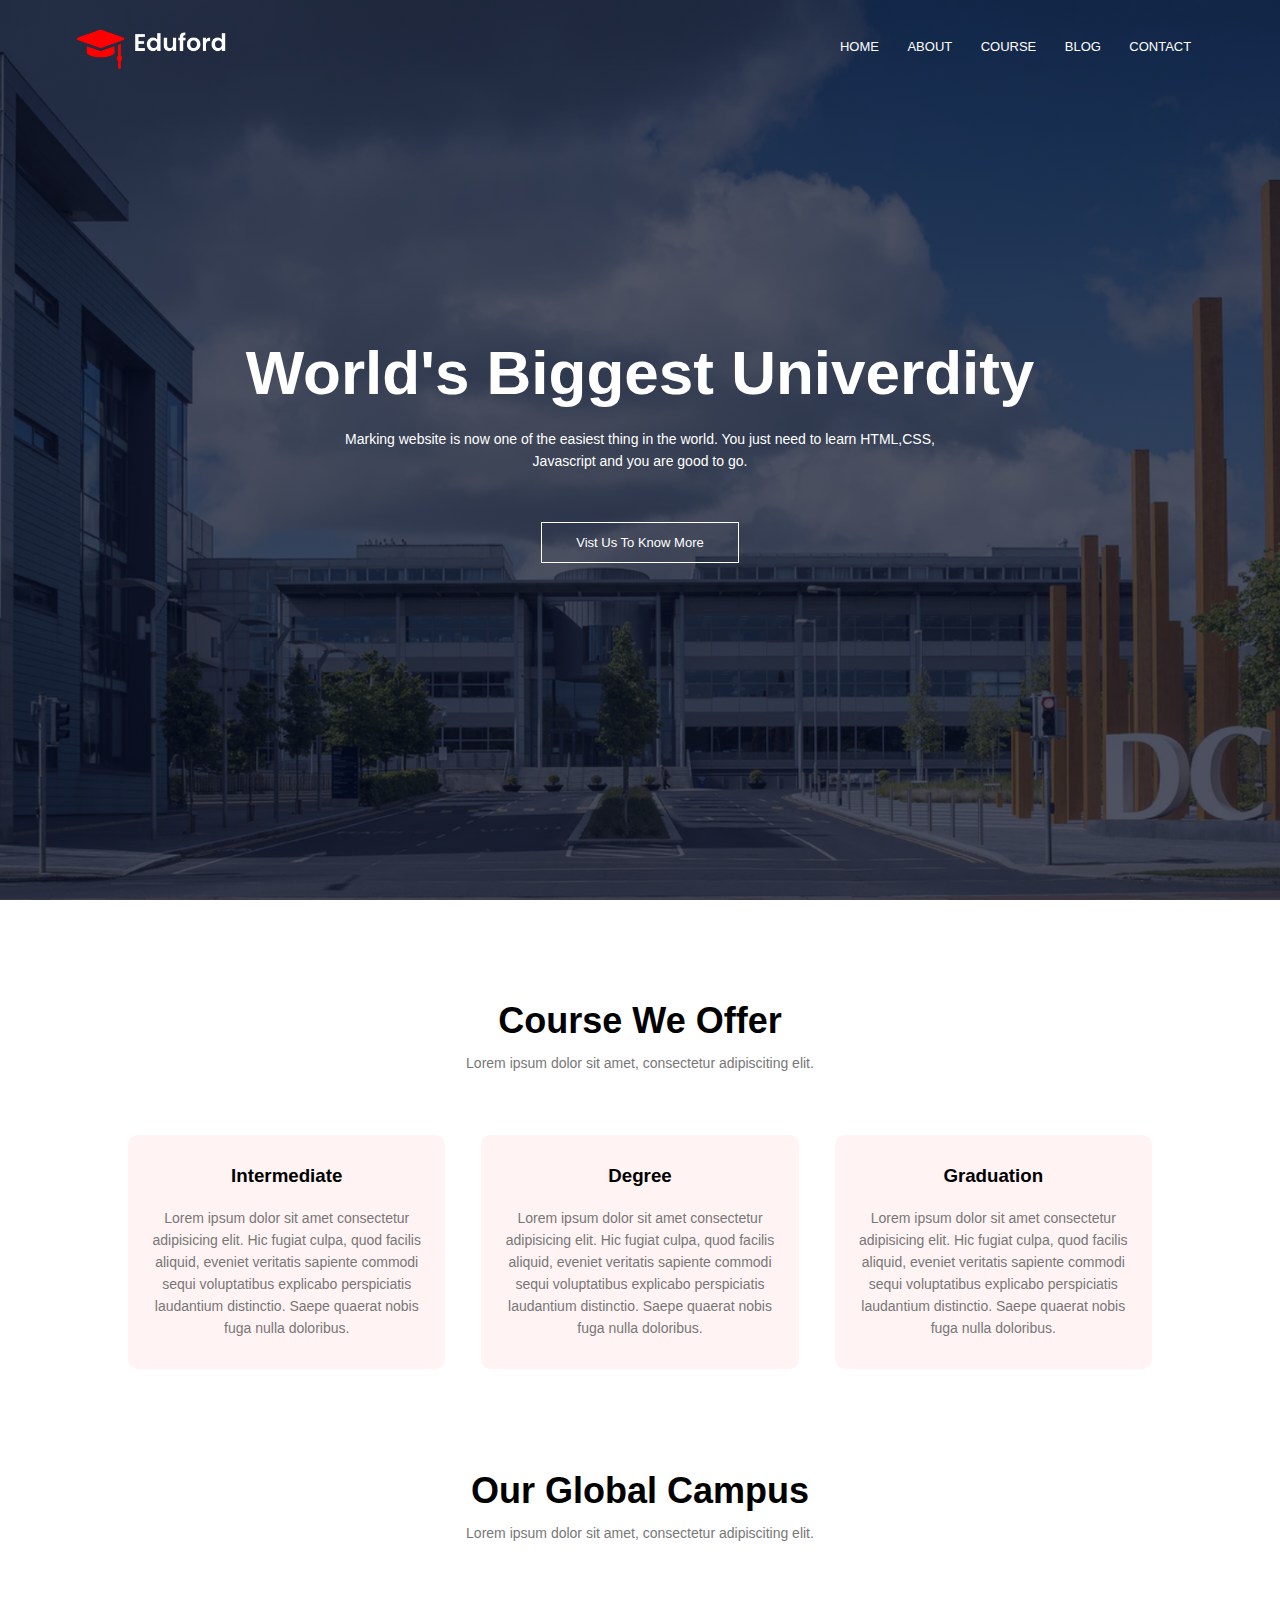
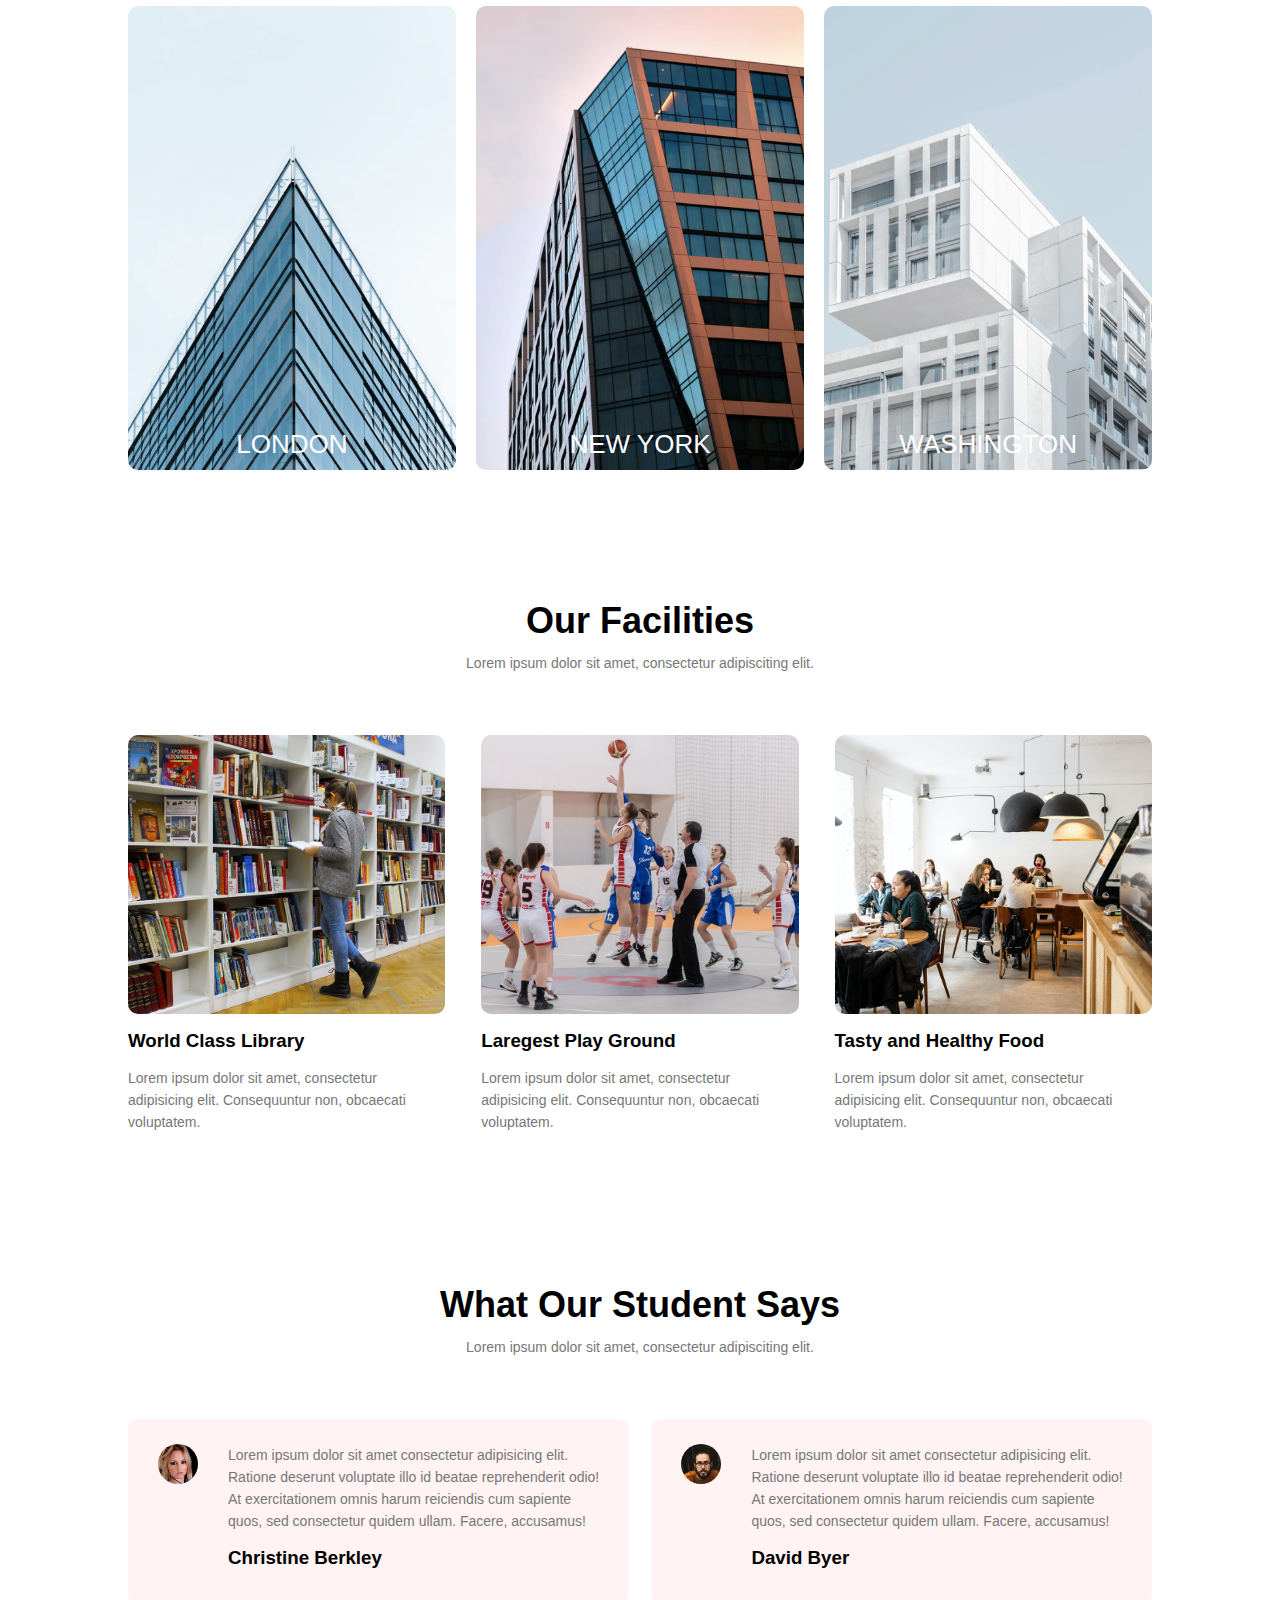
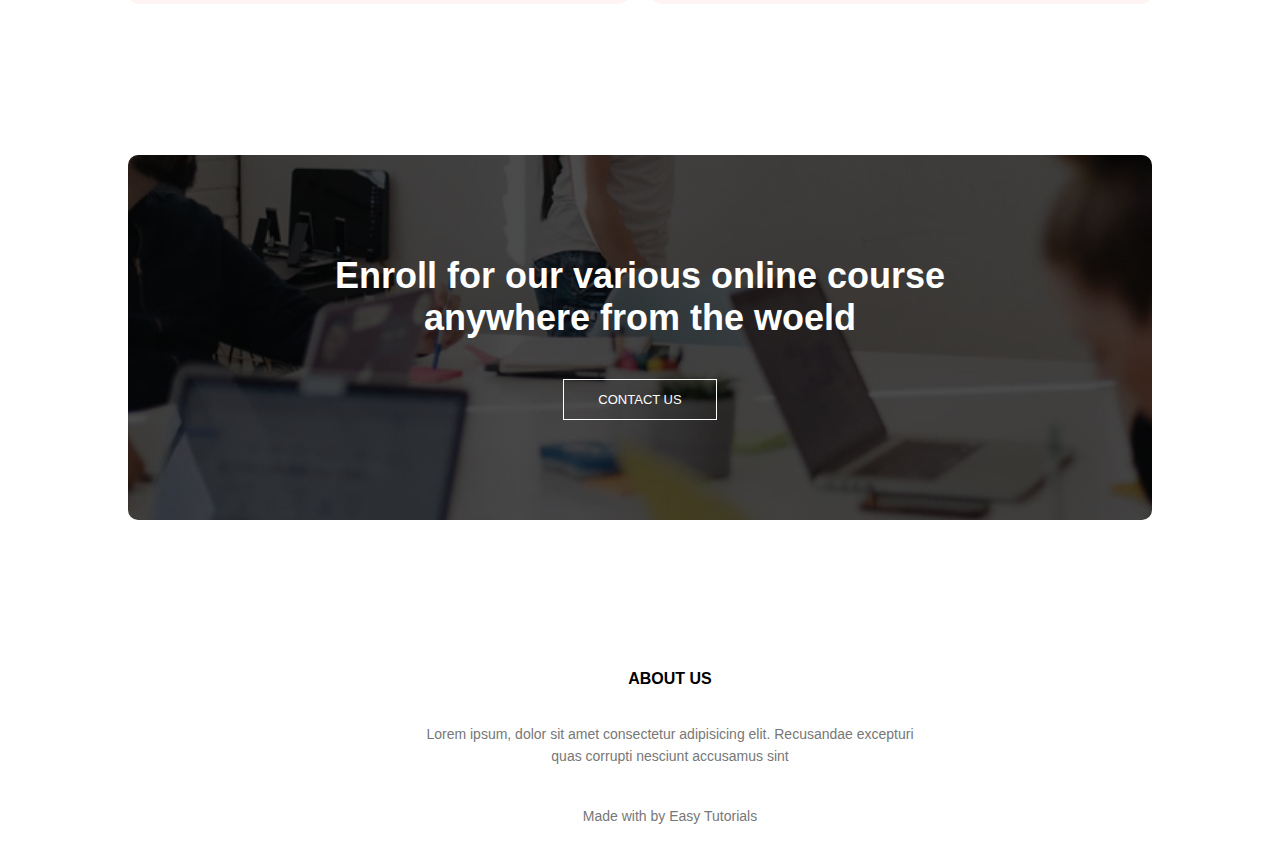
<file: Day 14/Example/index.html>
<html>

<head>
    <meta name="viewport" content="with=device-width, initial-scale =1.0">
    <title>University Website Design</title>
    <link rel="stylesheet" href="style.css">
    <link rel="preconnect" href="https://fonts.googleapis.com">
    <link rel="preconnect" href="https://fonts.gstatic.com" crossorigin>
    <link

      rel="stylesheet"

      href="https://cdnjs.cloudflare.com/ajax/libs/font-awesome/6.1.0/css/all.min.css"

      integrity="sha512-10/jx2EXwxxWqCLX/hHth/vu2KY3jCF70dCQB8TSgNjbCVAC/8vai53GfMDrO2Emgwccf2pJqxct9ehpzG+MTw=="

      crossorigin="anonymous"

      referrerpolicy="no-referrer"

    />
</head>
<body>
    <section class="header">
        <nav>
            <a href="index.html"><img src="eduford_img/logo.png"></a>
            <div class="nav-links" id="navLinks">
                <i class="fa fa-times" onclick="hideMenu()"></i>

                <ul>
                    <li><a href="">HOME</a></li>
                    <li><a href="">ABOUT</a></li>
                    <li><a href="">COURSE</a></li>
                    <li><a href="">BLOG</a></li>
                    <li><a href="">CONTACT</a></li>
                </ul>
            </div>
            <i class="fa fa-bars" onclick="showMenu()"></i>

        </nav>
        <div class="text-box">
            <h1>World's Biggest Univerdity</h1>
            <p>Marking website is now one of the easiest thing in the world. You just need to learn HTML,CSS,<br>Javascript and you are good to go.
            </p>
            <a href="" class="hero-btn">Vist Us To Know More</a>
        </div>
    </section>
<!----Course------>
<section class="course">
<h1>Course We Offer</h1>
<p>
    Lorem ipsum dolor sit amet, consectetur adipisciting elit.
</p>
<div class="row">
    <div class="course-col">
        <h3>Intermediate</h3>
        <p>Lorem ipsum dolor sit amet consectetur adipisicing elit. Hic fugiat culpa, quod facilis aliquid, eveniet veritatis sapiente commodi sequi voluptatibus explicabo perspiciatis laudantium distinctio. Saepe quaerat nobis fuga nulla doloribus.</p>
    </div>
    <div class="course-col">
        <h3>Degree</h3>
        <p>Lorem ipsum dolor sit amet consectetur adipisicing elit. Hic fugiat culpa, quod facilis aliquid, eveniet veritatis sapiente commodi sequi voluptatibus explicabo perspiciatis laudantium distinctio. Saepe quaerat nobis fuga nulla doloribus.</p>
    </div>
    <div class="course-col">
        <h3>Graduation</h3>
        <p>Lorem ipsum dolor sit amet consectetur adipisicing elit. Hic fugiat culpa, quod facilis aliquid, eveniet veritatis sapiente commodi sequi voluptatibus explicabo perspiciatis laudantium distinctio. Saepe quaerat nobis fuga nulla doloribus.</p>
    </div>
</div>
</section>

<!-----campuse----->
<section class="campus">
<h1>Our Global Campus</h1>
<p>
    Lorem ipsum dolor sit amet, consectetur adipisciting elit.
</p>
<div class ="row">
    <div class="campus-col">
        <img src="eduford_img/london.png">
        <div class="layer">
            <h3>LONDON</h3>
        </div>
    </div>
    <div class="campus-col">
        <img src="eduford_img/newyork.png">
        <div class="layer">
            <h3>NEW YORK</h3>
        </div>
    </div>
    <div class="campus-col">
        <img src="eduford_img/washington.png">
        <div class="layer">
            <h3>WASHINGTON</h3>
        </div>
    </div>
</div>
</section>

<!------facilities------->
<section class="facilities">
    <h1>Our Facilities</h1>
    <p>    Lorem ipsum dolor sit amet, consectetur adipisciting elit.
    </p>
    <div class="row">
        <div class="facilities-col">
            <img src="eduford_img/library.png">
            <h3>World Class Library</h3>
            <p>Lorem ipsum dolor sit amet, consectetur adipisicing elit. Consequuntur non, obcaecati voluptatem.</p>
        </div>
        <div class="facilities-col">
            <img src="eduford_img/basketball.png">
            <h3>Laregest Play Ground</h3>
            <p>Lorem ipsum dolor sit amet, consectetur adipisicing elit. Consequuntur non, obcaecati voluptatem.</p>
        </div>
        <div class="facilities-col">
            <img src="eduford_img/cafeteria.png">
            <h3>Tasty and Healthy Food</h3>
            <p>Lorem ipsum dolor sit amet, consectetur adipisicing elit. Consequuntur non, obcaecati voluptatem.</p>
        </div>
    </div>
</section>

<!---------testimonials-------->
<section class="testimonials">
    <h1>What Our Student Says</h1>
    <p>    Lorem ipsum dolor sit amet, consectetur adipisciting elit.
    </p>
    <div class="row">
        <div class="testimonial-col">
        <img src="eduford_img/user1.jpg">
        <div>
            <p>Lorem ipsum dolor sit amet consectetur adipisicing elit. Ratione deserunt voluptate illo id beatae reprehenderit odio! At exercitationem omnis harum reiciendis cum sapiente quos, sed consectetur quidem ullam. Facere, accusamus!</p>
            <h3>Christine Berkley</h3>
            <i class="fa fa-star"></i>
            <i class="fa fa-star"></i>
            <i class="fa fa-star"></i>
            <i class="fa fa-star"></i>
            <i class="fa fa-star-o"></i>


        </div>
    </div>
    <div class="testimonial-col">
        <img src="eduford_img/user2.jpg">
        <div>
            <p>Lorem ipsum dolor sit amet consectetur adipisicing elit. Ratione deserunt voluptate illo id beatae reprehenderit odio! At exercitationem omnis harum reiciendis cum sapiente quos, sed consectetur quidem ullam. Facere, accusamus!</p>
            <h3>David Byer</h3>
            <i class="fa fa-star"></i>
                <i class="fa fa-star"></i>
                <i class="fa fa-star"></i>
                <i class="fa fa-star"></i>
                <i class="fa fa-star--o"></i>

        </div>
        </div>
    </div>
</section>

<!-----Call to Action------->
<section class="cta">
    <h1>Enroll for our various online course<br>anywhere from the woeld</h1>
    <a href="" class="hero-btn">CONTACT US</a>
</section>
<!-----footer------->
<section class="footer">
    <h4>ABOUT US</h4>
    <p>Lorem ipsum, dolor sit amet consectetur adipisicing elit. Recusandae excepturi <br>quas corrupti nesciunt accusamus sint</p>
<div class="icons">
    <i class="fa fa-facebook"></i>
    <i class="fa fa-twitter"></i>
    <i class="fa fa-instagram"></i>
    <i class="fa fa-linkedin"></i>
</div>
<p>Made with <i class="fa fa-heart-o"></i> by Easy Tutorials
</p>
</section>
    <!--------JavaScript for toogle menu----------->
    <script>
        var navLinks = document.getElementById("navLinks");
        function showMenu(){
            navLinks.style.right = "0";
        }
        function hideMenu(){
            navLinks.style.right = "-200px"
        }
    </script>
</body>

</html>
</file>
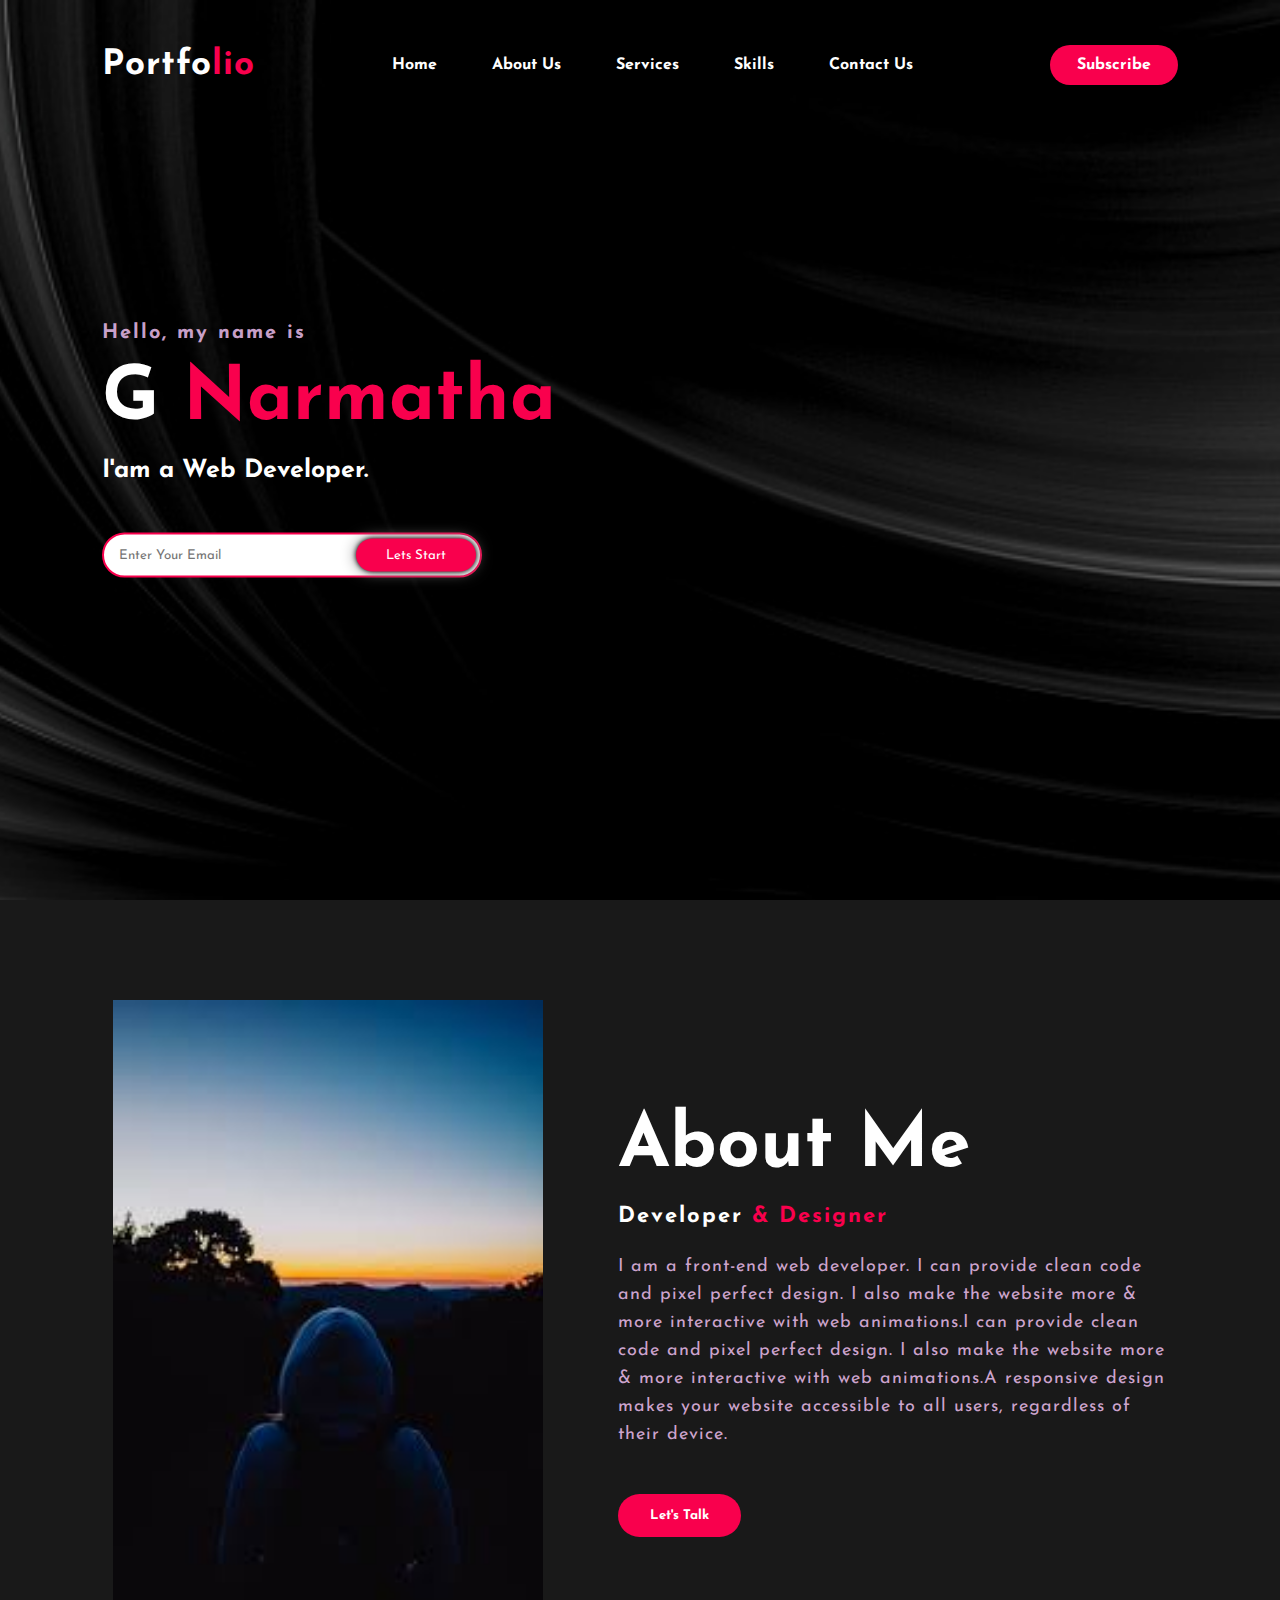
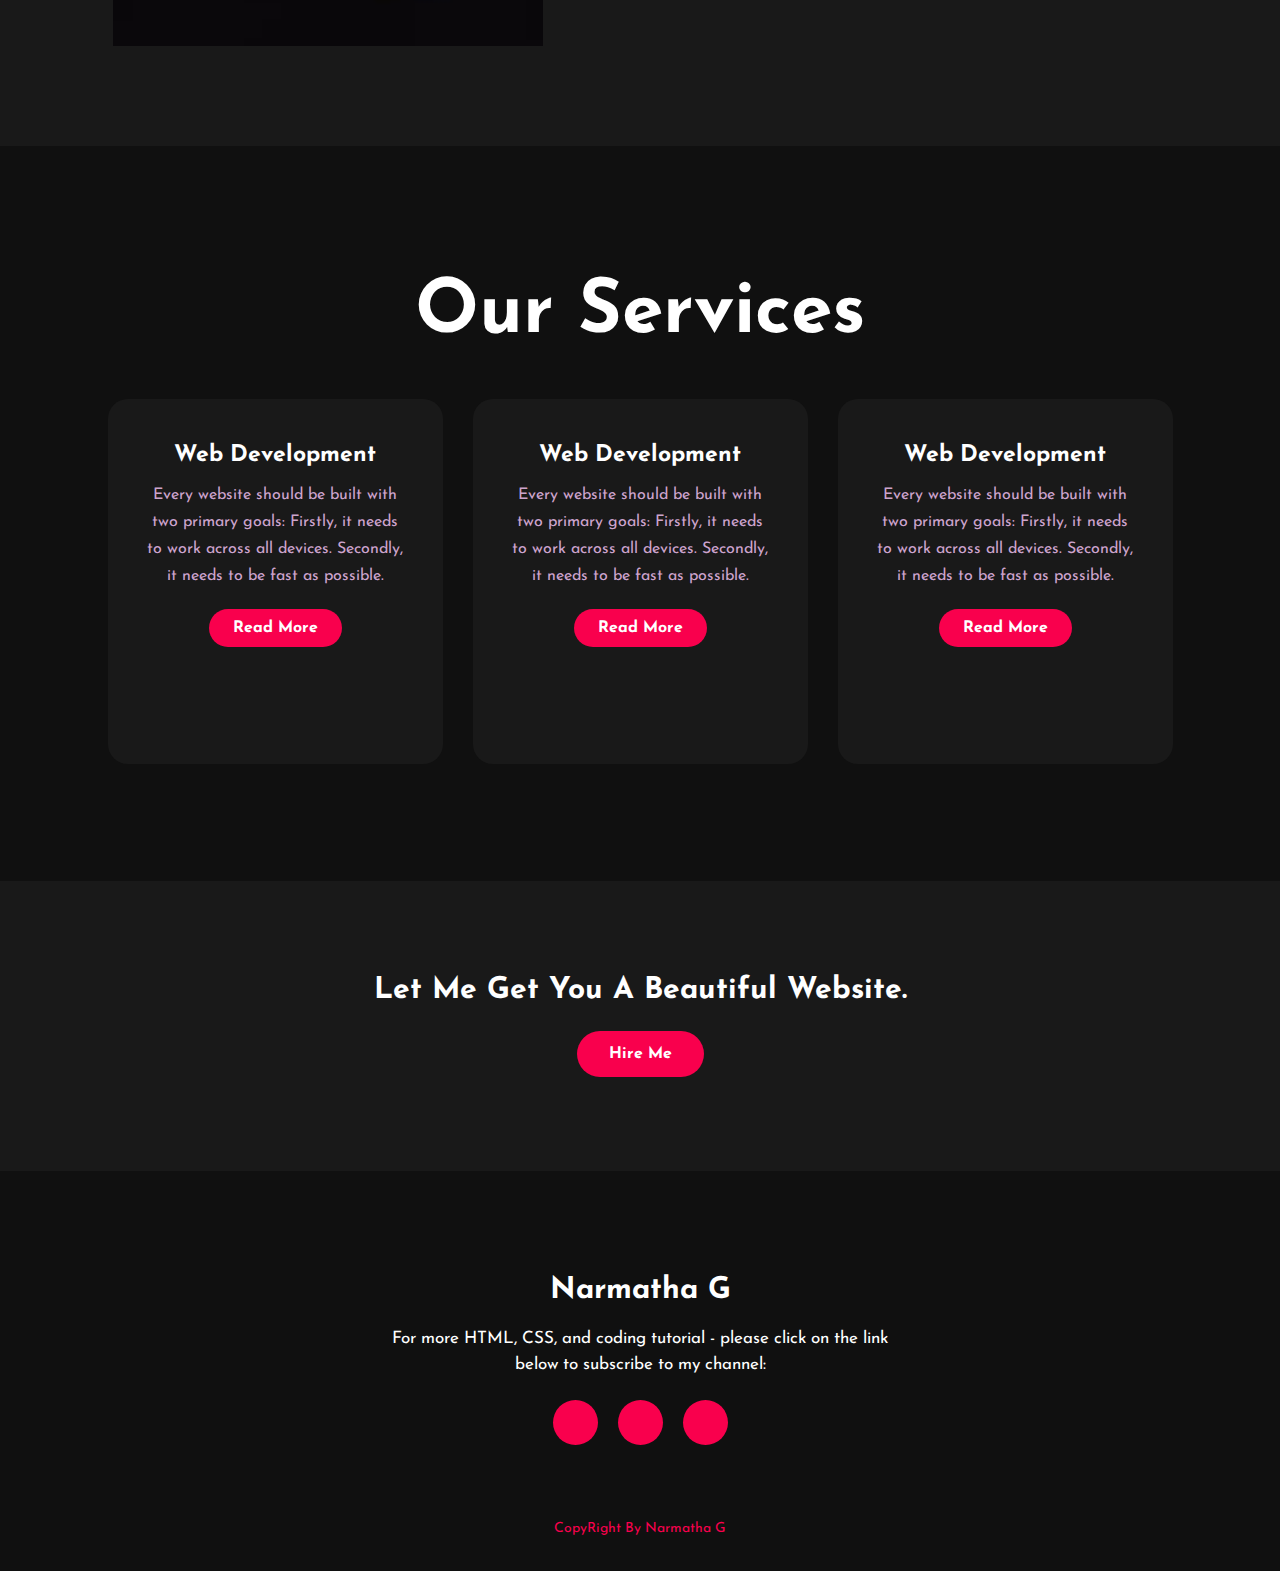
<file: Day 15/Example/index.html>
<!DOCTYPE html>
<html>
<head>
	<title>Portfolio website</title>
	<link rel="stylesheet" type="text/css" href="css/style.css">

	<link rel="preconnect" href="https://fonts.gstatic.com">
  <link href="https://fonts.googleapis.com/css2?family=Josefin+Sans:ital,wght@0,100;0,200;0,300;0,400;0,500;0,600;0,700;1,100;1,200;1,300;1,400;1,500;1,600;1,700&display=swap" rel="stylesheet">

  <link rel="stylesheet" href="https://cdnjs.cloudflare.com/ajax/libs/font-awesome/5.15.3/css/all.min.css" integrity="sha512-iBBXm8fW90+nuLcSKlbmrPcLa0OT92xO1BIsZ+ywDWZCvqsWgccV3gFoRBv0z+8dLJgyAHIhR35VZc2oM/gI1w==" crossorigin="anonymous" referrerpolicy="no-referrer" />

</head>
<body>
	<!----hero Section start---->

	<div class="hero">
		<nav>
			<h2 class="logo">Portfo<span>lio</span></h2>
			<ul>
				<li><a href="#">Home</a></li>
				<li><a href="#">About Us</a></li>
				<li><a href="#">Services</a></li>
				<li><a href="#">Skills</a></li>
				<li><a href="#">Contact Us</a></li>
			</ul>
			<a href="#" class="btn">Subscribe</a>
		</nav>

		<div class="content">
			<h4>Hello, my name is</h4>
			<h1>G <span>Narmatha</span></h1>
			<h3>I'am a Web Developer.</h3>
			<div class="newslatter">
				<form>
					<input type="email" name="email" id="mail" placeholder="Enter Your Email">
					<input type="submit" name="submit" value="Lets Start">
				</form>
			</div>
		</div>
	</div>

	<!----About section start---->
	<section class="about">
		<div class="main">
			<img src="img/main-img.jfif">
			<div class="about-text">
				<h2>About Me</h2>
				<h5>Developer <span>& Designer</span></h5>
				<p>I am a front-end web developer. I can provide clean code and pixel perfect design. I also make the website more & more interactive with web animations.I can provide clean code and pixel perfect design. I also make the website more & more interactive with web animations.A responsive design makes your website accessible to all users, regardless of their device.</p>
				<button type="button">Let's Talk</button>
			</div>
		</div>
	</section>

	<!-----service section start----------->
	<div class="service">
		<div class="title">
			<h2>Our Services</h2>
		</div>

		<div class="box">
			<div class="card">
				<i class="fas fa-bars"></i>
				<h5>Web Development</h5>
				<div class="pra">
					<p>Every website should be built with two primary goals: Firstly, it needs to work across all devices. Secondly, it needs to be fast as possible.</p>

					<p style="text-align: center;">
						<a class="button" href="#">Read More</a>
					</p>
				</div>
			</div>

			<div class="card">
				<i class="far fa-user"></i>
				<h5>Web Development</h5>
				<div class="pra">
					<p>Every website should be built with two primary goals: Firstly, it needs to work across all devices. Secondly, it needs to be fast as possible.</p>

					<p style="text-align: center;">
						<a class="button" href="#">Read More</a>
					</p>
				</div>
			</div>

			<div class="card">
				<i class="far fa-bell"></i>
				<h5>Web Development</h5>
				<div class="pra">
					<p>Every website should be built with two primary goals: Firstly, it needs to work across all devices. Secondly, it needs to be fast as possible.</p>

					<p style="text-align: center;">
						<a class="button" href="#">Read More</a>
					</p>
				</div>
			</div>
		</div>
	</div>

	<!------Contact Me------>
	<div class="contact-me">
		<p>Let Me Get You A Beautiful Website.</p>
		<a class="button-two" href="#">Hire Me</a>
	</div>

	<!------footer start--------->
	<footer>
		<p>Narmatha G</p>
		<p>For more HTML, CSS, and coding tutorial - please click on the link below to subscribe to my channel:</p>
		<div class="social">
			<a href="#"><i class="fab fa-facebook-f"></i></a>
			<a href="#"><i class="fab fa-instagram"></i></a>
			<a href="#"><i class="fab fa-dribbble"></i></a>
		</div>
		<p class="end">CopyRight By Narmatha G</p>
	</footer>
</body>
</html>
</file>
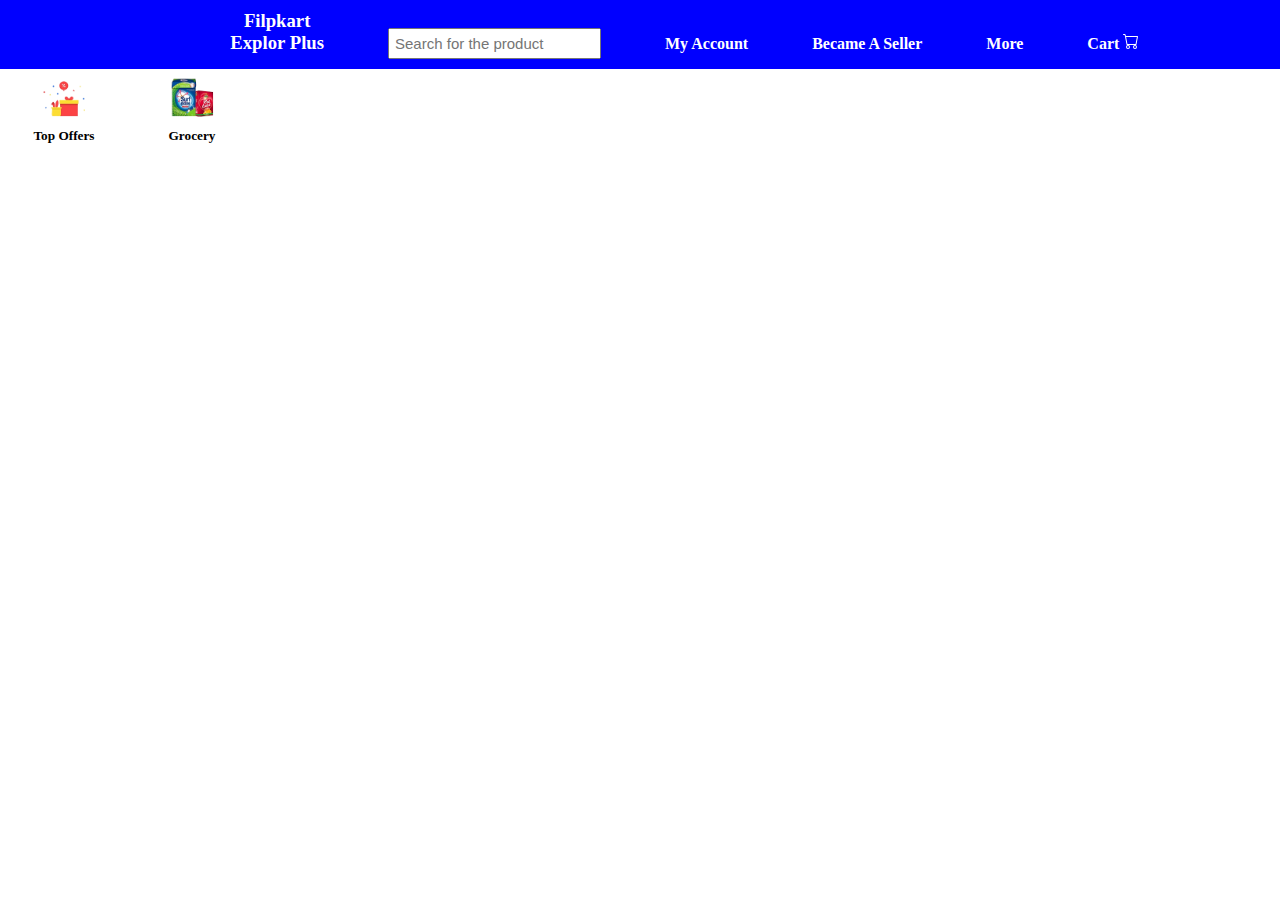
<file: Day 16/Filpkart/index.html>
<!DOCTYPE html>
<html>

<head>
    <title>Filpkart</title>
    <link rel="stylesheet" href="stylewithoutflex.css">
</head>

<body>
    <div class="filpkart">
        <nav>
            <ul>
                <li>
                    <h3>Filpkart <br> Explor Plus</h3>
                </li>
                <li><input type="text" placeholder="Search for the product"></li>
                <li><a href=""> My Account</a></li>
                <li>
                    <a href="">Became A Seller</a>
                </li>
                <li>
                    <a href="">More</a>
                </li>
                <li>
                    <a href="">Cart
                         <svg xmlns="http://www.w3.org/2000/svg" width="16" height="16" fill="currentColor"
                            class="bi bi-cart" viewBox="0 0 16 16">
                            <path
                                d="M0 1.5A.5.5 0 0 1 .5 1H2a.5.5 0 0 1 .485.379L2.89 3H14.5a.5.5 0 0 1 .491.592l-1.5 8A.5.5 0 0 1 13 12H4a.5.5 0 0 1-.491-.408L2.01 3.607 1.61 2H.5a.5.5 0 0 1-.5-.5zM3.102 4l1.313 7h8.17l1.313-7H3.102zM5 12a2 2 0 1 0 0 4 2 2 0 0 0 0-4zm7 0a2 2 0 1 0 0 4 2 2 0 0 0 0-4zm-7 1a1 1 0 1 1 0 2 1 1 0 0 1 0-2zm7 0a1 1 0 1 1 0 2 1 1 0 0 1 0-2z" />
                        </svg></a>
                </li>
            </ul>
        </nav>
    </div>
    </div>
    <section class="image">
        <div class="row">
            <div class="img-col">
                <img src="img1.webp" width="50" height="50">
                <div class="layer">
                    <h5>Top Offers</h5>
                </div>
            </div>
            <div class="img-col">
                <img src="img2.webp" width="50" height="50">
                <div class="layer">
                    <h5>Grocery</h5>
                </div>
            </div>

        </div>
    </section>

</body>

</html>
</file>
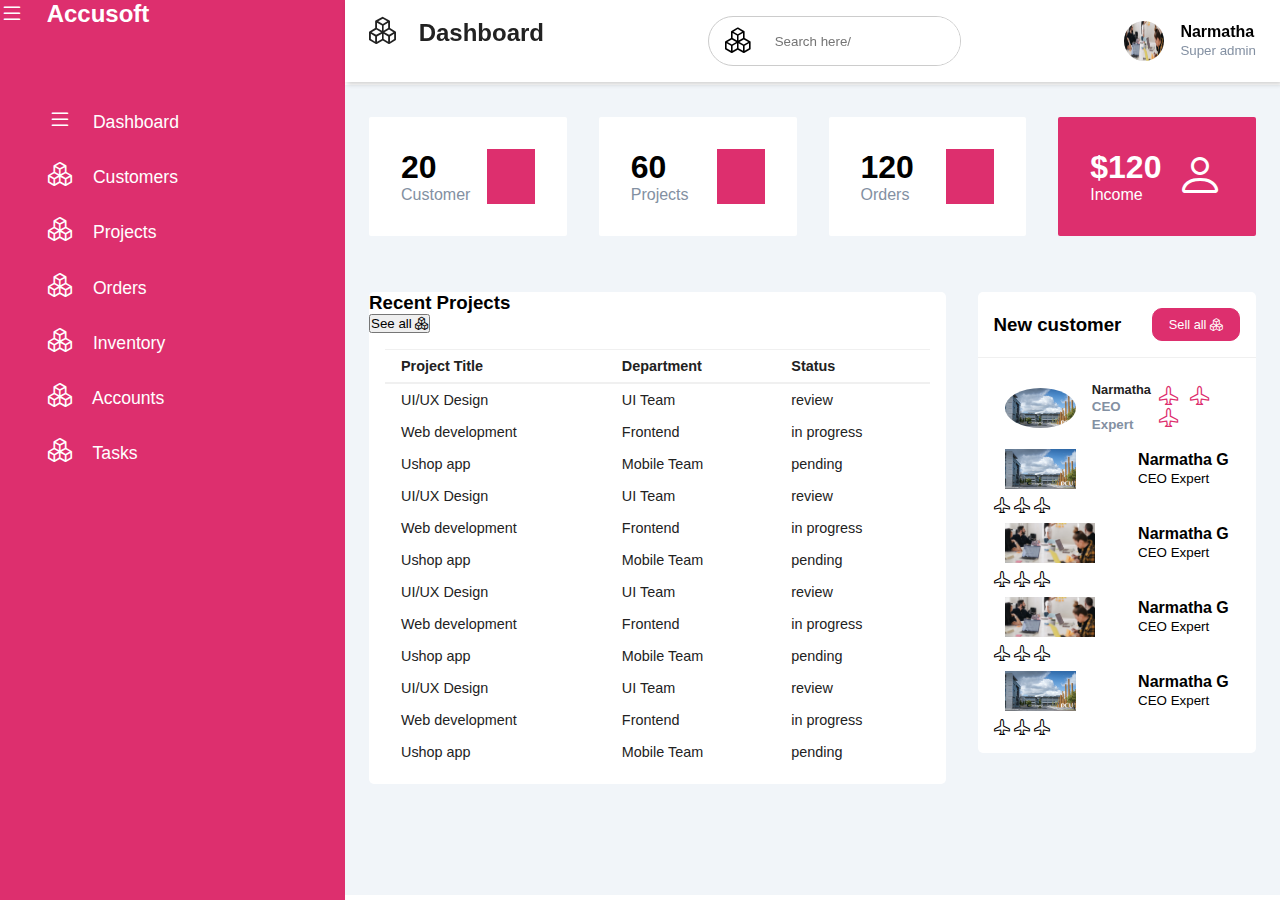
<file: Day 18/Admin/index.html>
<!DOCTYPE html>
<html lang="en">
  <head>
    <meta charset="UTF-8" />
    <meta name="viewport" content="width=device-width,initial-scale=1,maximum-scale=1">
    <title>Accusoft admin</title>
    <link
      rel="stylesheet"
      href="https://cdn.jsdelivr.net/npm/bootstrap-icons@1.9.1/font/bootstrap-icons.css"
    />
    <link rel="stylesheet" href="style.css" />
  </head>
  <body>
    <input type="checkbox" id="nav-toggle" />
    <div class="sidebar">
      <div class="sidebar-brand">
        <h2><span class="bi bi-list"></span> <span>Accusoft</span></h2>
      </div>
      <div class="sidebar-menu">
        <ul>
          <li>
            <a href=""
              ><span class="bi bi-list"></span> <span>Dashboard</span></a
            >
          </li>
          <li>
            <a href=""
              ><span class="bi bi-boxes"></span> <span>Customers</span></a
            >
          </li>
          <li>
            <a href=""
              ><span class="bi bi-boxes"></span> <span>Projects</span></a
            >
          </li>
          <li>
            <a href=""><span class="bi bi-boxes"></span> <span>Orders</span></a>
          </li>
          <li>
            <a href=""
              ><span class="bi bi-boxes"></span> <span>Inventory</span></a>
          </li>
          <li>
            <a href=""
              ><span class="bi bi-boxes"></span> <span>Accounts</span></a>
          </li>
          <li>
            <a href=""><span class="bi bi-boxes"></span> <span>Tasks</span></a>
          </li>
        </ul>
      </div>
    </div>
    <div class="main-content">
      <header>
        <h2>
          <label for="nav-toggle">
            <span class="bi bi-boxes"></span>
          </label>
          Dashboard
        </h2>
        <div class="search-wrapper">
          <span class="bi bi-boxes"></span>
          <input type="search" placeholder="Search here/" />
        </div>
        <div class="user-wrapper">
          <img src="banner2.jpg" width="40px" height="40px" alt="" />
          <div>
            <h4>Narmatha</h4>
            <small> Super admin</small>
          </div>
        </div>
      </header>
      <main>
        <div class="dashboard-cards">
          <div class="cards">
            <div class="card-single">
              <div>
                <h1>20</h1>
                <span>Customer</span>
              </div>
              <div>
                <span class="bi bi-person"></span>
              </div>
            </div>
            <div class="card-single">
              <div>
                <h1>60</h1>
                <span>Projects</span>
              </div>
              <div>
                <span class="bi bi-person"></span>
              </div>
            </div>
            <div class="card-single">
              <div>
                <h1>120</h1>
                <span>Orders</span>
              </div>
              <div>
                <span class="bi bi-person"></span>
              </div>
            </div>
            <div class="card-single">
              <div>
                <h1>$120</h1>
                <span>Income</span>
              </div>
              <div>
                <span class="bi bi-person"></span>
              </div>
            </div>
          </div>
        </div>
        <div class="recent-grid">
          <div class="projects">
            <div class="card">
              <div class="card-haeader">
                <h3>Recent Projects</h3>
                <button>See all <span class="bi bi-boxes"></span></button>
              </div>
              <div class="card-body">
                <div class="table-responsive">
                  <table width="100%">
                    <thead>
                      <tr>
                        <td>Project Title</td>
                        <td>Department</td>
                        <td>Status</td>
                      </tr>
                    </thead>
                    <tbody>
                      <tr>
                        <td>UI/UX Design</td>
                        <td>UI Team</td>
                        <td>
                          <span class="status purple"></span>
                          review
                        </td>
                      </tr>
                      <tr>
                        <td>Web development</td>
                        <td>Frontend</td>
                        <td>
                          <span class="status pink"></span>
                          in progress
                        </td>
                      </tr>
                      <tr>
                        <td>Ushop app</td>
                        <td>Mobile Team</td>
                        <td>
                          <span class="status orange"></span>
                          pending
                        </td>
                      </tr>
                      <tr>
                        <td>UI/UX Design</td>
                        <td>UI Team</td>
                        <td>
                          <span class="status purple"></span>
                          review
                        </td>
                      </tr>
                      <tr>
                        <td>Web development</td>
                        <td>Frontend</td>
                        <td>
                          <span class="status pink"></span>
                          in progress
                        </td>
                      </tr>
                      <tr>
                        <td>Ushop app</td>
                        <td>Mobile Team</td>
                        <td>
                          <span class="status orange"></span>
                          pending
                        </td>
                      </tr>
                      <tr>
                        <td>UI/UX Design</td>
                        <td>UI Team</td>
                        <td>
                          <span class="status purple"></span>
                          review
                        </td>
                      </tr>
                      <tr>
                        <td>Web development</td>
                        <td>Frontend</td>
                        <td>
                          <span class="status pink"></span>
                          in progress
                        </td>
                      </tr>
                      <tr>
                        <td>Ushop app</td>
                        <td>Mobile Team</td>
                        <td>
                          <span class="status orange"></span>
                          pending
                        </td>
                      </tr>
                      <tr>
                        <td>UI/UX Design</td>
                        <td>UI Team</td>
                        <td>
                          <span class="status purple"></span>
                          review
                        </td>
                      </tr>
                      <tr>
                        <td>Web development</td>
                        <td>Frontend</td>
                        <td>
                          <span class="status pink"></span>
                          in progress
                        </td>
                      </tr>
                      <tr>
                        <td>Ushop app</td>
                        <td>Mobile Team</td>
                        <td>
                          <span class="status orange"></span>
                          pending
                        </td>
                      </tr>
                    </tbody>
                  </table>
                </div>
              </div>
            </div>
          </div>

          <div class="customers">
            <div class="card">
              <div class="card-header">
                <h3>New customer</h3>

                <button>Sell all <span class="bi bi-boxes"></span></button>
              </div>

              <div class="card-body">
                <div class="customer">
                  <div class="info">
                    <img
                      src="banner.png"
                      ,width="40px"
                      height="40px"
                    />
                    <div>
                      <h4>Narmatha</h4>
                      <small>CEO Expert</small>
                    </div>
                  </div>
                  <div class="contact">
                    <span class="bi bi-airplane"></span>
                    <span class="bi bi-airplane"></span>
                    <span class="bi bi-airplane"></span>
                  </div>
                </div>
                <div class="customer">
                  <img
                    src="banner.png"
                    ,width="40px"
                    height="40px"
                  />
                  <div>
                    <h4>Narmatha G</h4>
                    <small>CEO Expert</small>
                  </div>
                </div>
                <div>
                  <span class="bi bi-airplane"></span>
                  <span class="bi bi-airplane"></span>
                  <span class="bi bi-airplane"></span>
                </div>
                <div class="customer">
                  <img
                    src="banner2.jpg"
                    ,width="40px"
                    height="40px"
                  />
                  <div>
                    <h4>Narmatha G</h4>
                    <small>CEO Expert</small>
                  </div>
                </div>
                <div>
                  <span class="bi bi-airplane"></span>
                  <span class="bi bi-airplane"></span>
                  <span class="bi bi-airplane"></span>
                </div>
                <div class="customer">
                  <img
                    src="banner2.jpg"
                    ,width="40px"
                    height="40px"
                  />
                  <div>
                    <h4>Narmatha G</h4>
                    <small>CEO Expert</small>
                  </div>
                </div>
                <div>
                  <span class="bi bi-airplane"></span>
                  <span class="bi bi-airplane"></span>
                  <span class="bi bi-airplane"></span>
                </div>
                <div class="customer">
                  <img
                    src="banner.png"
                    ,width="40px"
                    height="40px"
                  />
                  <div>
                    <h4>Narmatha G</h4>
                    <small>CEO Expert</small>
                  </div>
                </div>
                <div>
                  <span class="bi bi-airplane"></span>
                  <span class="bi bi-airplane"></span>
                  <span class="bi bi-airplane"></span>
                </div>
              </div>
            </div>
          </div>
        </div>
      </main>
    </div>
  </body>
</html>
</file>
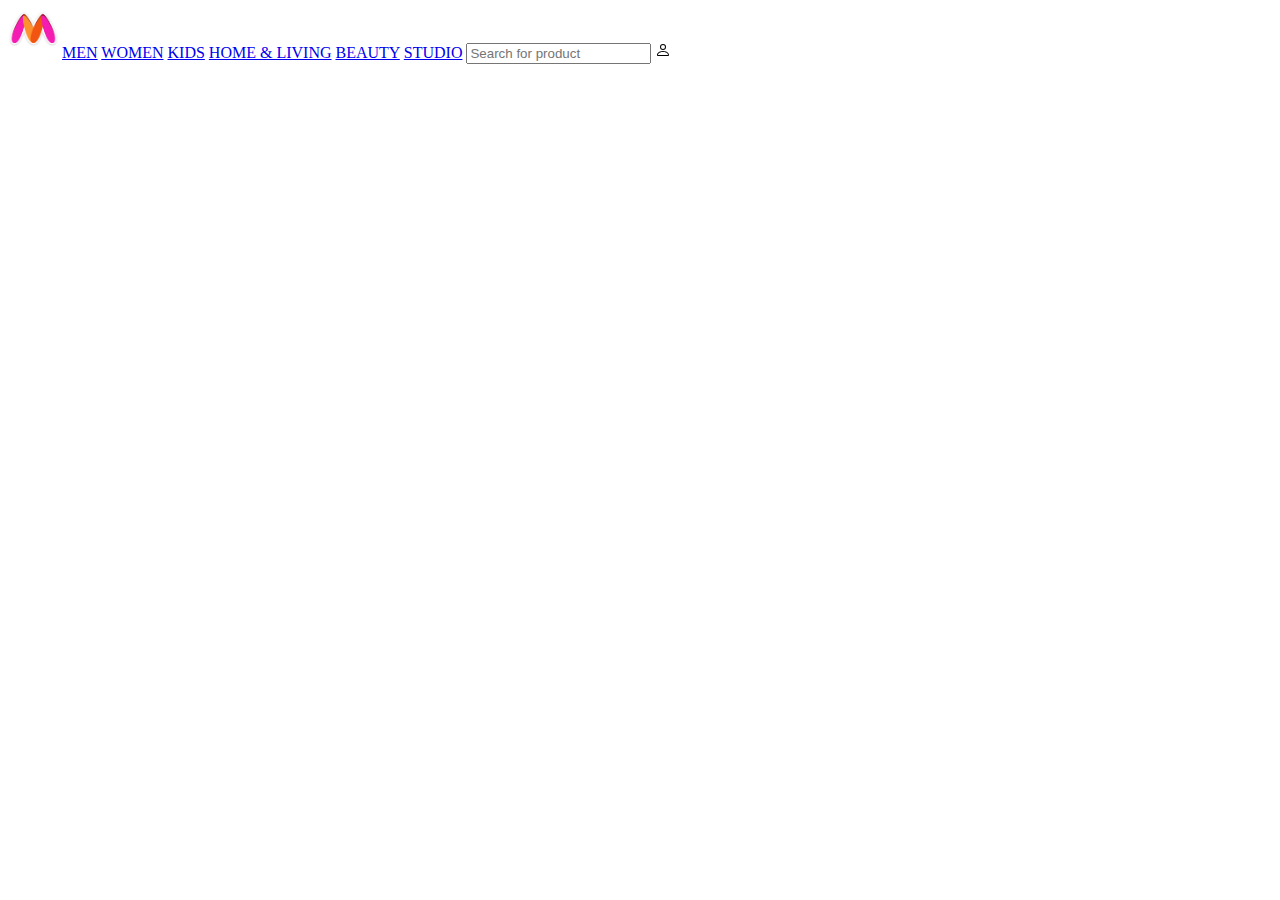
<file: Day 16/Myntra/indexbootstap.html>
<!DOCTYPE html>
<html lang="en">
<head>
    <meta charset="UTF-8">
    <meta http-equiv="X-UA-Compatible" content="IE=edge">
    <meta name="viewport" content="width=device-width, initial-scale=1.0">
    <link href="https://cdn.jsdelivr.net/npm/bootstrap@5.2.0/dist/css/bootstrap.min.css" rel="stylesheet" integrity="sha384-gH2yIJqKdNHPEq0n4Mqa/HGKIhSkIHeL5AyhkYV8i59U5AR6csBvApHHNl/vI1Bx" crossorigin="anonymous">
    <script src="https://cdn.jsdelivr.net/npm/bootstrap@5.2.0/dist/js/bootstrap.bundle.min.js" integrity="sha384-A3rJD856KowSb7dwlZdYEkO39Gagi7vIsF0jrRAoQmDKKtQBHUuLZ9AsSv4jD4Xa" crossorigin="anonymous"></script>
    <title>Myntra</title>
</head>
<body>
    <div class="container">
        <img src="download.png" alt="Astronaut" class="rounded mt-3" width="50" height="50">
        <a class="btn btn-white" href="#" role="button">MEN</a>
        <a class="btn btn-white" href="#" role="button">WOMEN</a>
        <a class="btn btn-white" href="#" role="button">KIDS</a>
        <a class="btn btn-white" href="#" role="button">HOME & LIVING</a>
        <a class="btn btn-white" href="#" role="button">BEAUTY</a>
        <a class="btn btn-white" href="#" role="button">STUDIO</a>
        <input class=""type="search" placeholder="Search for product">
        <svg xmlns="http://www.w3.org/2000/svg" width="16" height="16" fill="currentColor" class="bi bi-person" viewBox="0 0 16 16">
  <path d="M8 8a3 3 0 1 0 0-6 3 3 0 0 0 0 6zm2-3a2 2 0 1 1-4 0 2 2 0 0 1 4 0zm4 8c0 1-1 1-1 1H3s-1 0-1-1 1-4 6-4 6 3 6 4zm-1-.004c-.001-.246-.154-.986-.832-1.664C11.516 10.68 10.289 10 8 10c-2.29 0-3.516.68-4.168 1.332-.678.678-.83 1.418-.832 1.664h10z"/>
</svg>

</div>
</body>
</html>
</file>
<file: Day 14/Example/style.css>
* {
    margin: 0;
    padding: 0;
    font-family: 'Poppins', sans-serif;
}

.header {
    min-height: 100vh;
    width: 100%;
    background-image: linear-gradient(rgba(4, 9, 30, 0.7), rgba(4, 9, 30, 0.7)), url(eduford_img/banner.png);
    background-position: center;
    background-size: cover;
    position: relative;
}

nav {
    display: flex;
    padding: 2% 6%;
    justify-content: space-between;
    align-items: center;
}

nav img {
    width: 150px;
}

.nav-links {
    flex: 1;
    text-align: right;
}

.nav-links ul li {
    list-style: none;
    display: inline-block;
    padding: 8px 12px;
    position: relative;
}

.nav-links ul li a {
    color: #fff;
    text-decoration: none;
    font-size: 13px;
}

.nav-links ul li::after {
    content: '';
    width: 0%;
    height: 2px;
    background: #f44336;
    display: block;
    margin: auto;
    transition: 0.5s;
}

.nav-links ul li:hover::after {
    width: 100%;
}

.text-box {
    width: 90%;
    color: #fff;
    position: absolute;
    top: 50%;
    left: 50%;
    transform: translate(-50%, -50%);
    text-align: center;
}

.text-box h1 {
    font-size: 62px;
}

.text-box p {
    margin: 10px 0 40px;
    font-size: 14px;
    color: #fff;
}

.hero-btn {
    display: inline-block;
    text-decoration: none;
    color: #fff;
    border: 1px solid #fff;
    padding: 12px 34px;
    font-size: 13px;
    background: transparent;
    position: relative;
    cursor: pointer;
}

.hero-btn:hover {
    border: 1px solid #f44336;
    background: #f44336;
    transition: 1s;
}

nav .fa {
    display: none;
}

@media(max-width: 700px) {
    .text-box h1 {
        font-size: 20px;
    }

    .nav-links {
        position: absolute;
        background: #f44336;
        height: 100vh;
        width: 200px;
        top: 0;
        right: -200px;
        text-align: left;
        z-index: 2;
        transition: 1s;
    }

    nav .fa {
        display: block;
        color: #fff;
        margin: 10px;
        font-size: 22px;
        cursor: pointer;
    }

    .nav-links ul {
        padding: 30px;
    }
}

/*----- course -------*/
.course {
    width: 80%;
    margin: auto;
    text-align: center;
    padding-top: 100px;
}

h1 {
    font-size: 36px;
    font-weight: 600px;
}

p {
    color: #777;
    font-size: 14px;
    font-weight: 300;
    line-height: 22px;
    padding: 10px;
}

.row {
    margin-top: 5%;
    display: flex;
    justify-content: space-between;
}
.course-col{
    flex-basis: 31%;
    background: #fff3f3;
    border-radius: 10px;
    margin-bottom: 5%;
    padding: 20px 12px;
    box-sizing: border-box;
    transition: 0.5s;
}
h3{
    text-align: center;
    font-weight: 600;
    margin: 10px 0;
}
.course-col:hover{
    box-shadow: 0 0 20px 0px rgba(0,0,0,0.2);
}
@media(max-width:700px){
    .row{
        flex-direction: column;
    }
}

/*-----campus----*/
.campus{
    width: 80%;
    margin: auto;
    text-align: center;
    padding-top: 50px;
}
.campus-col{
    flex-basis: 32%;
    border-radius: 10px;
    margin-bottom: 30px;
    position: relative;
    overflow: hidden;
}
.campus-col img{
    width: 100%;
    display: block;
}
.layer{
    background: transparent;
    height: 100%;
    width: 100%;
    position: absolute;
    top: 0;
    left: 0;
    transition: 0.5s;
}
.layer:hover{
    background: rgba(226,0,0,0.7);
}
.layer h3{
    width: 100%;
    font-weight: 500;
    color: #fff;
    font-size: 26px;
    bottom: 0;
    left: 50%;
    transform: translateX(-50%);
    position: absolute;
    opacity: o;
    transition: 0.5s;
}
.layer:hover h3{
    bottom: 49%;
    opacity: 1;
}
/*-----facilities------*/
.facilities{
    width: 80%;
    margin: auto;
    text-align: center;
    padding-top: 100px;
}
.facilities-col{
    flex-basis: 31%;
    border-radius: 10px;
    margin-bottom: 5%;
    text-align: left;
}
.facilities-col img{
    width: 100%;
    border-radius: 10px;
}
.facilities-col p{
    padding: 0;
}
.facilities-col h3{
    margin-top: 16px;
    margin-bottom: 15px;
    text-align: left;
}

/*------testmonials-----*/
.testimonials{
    width: 80%;
    margin: auto;
    padding-top: 100px;
    text-align: center;
}
.testimonial-col{
    flex-basis: 44%;
    border-radius: 10px;
    margin-bottom: 5%;
    text-align: left;
    background: #fff3f3;
    padding: 25px;
    cursor: pointer;
    display: flex;
}
.testimonial-col img{
    height: 40px;
    margin-left: 5px;
    margin-right: 30px;
    border-radius: 50%;
}
.testimonial-col p{
    padding: 0;
}
.testimonial-col h3{
    margin-top: 15px;
    text-align: left;
}
.testimonial-col .fa{
    color: #f44336;
}
@media(max-width:700px){
    .testimonial-col img{
        margin-left: 0px;
        margin-right: 15px;
    }
}
/*------call to action----*/
.cta{
    margin: 100px auto;
    width: 80%;
    background-image: linear-gradient(rgba(0,0,0,0.7),rgba(0,0,0,0.7)),url(eduford_img/banner2.jpg);
    background-position: center;
    border-radius: 10px;
    text-align: center;
    padding: 100px 0;
}
.cta h1{
    color: #fff;
    margin-bottom: 40px;
    padding: 0;
}
@media(max-width:700px){
    .cta h1{
        font-size: 24px;
    }
}
/*------footer---*/
.footer{
    width: 100%;
    text-align: center;
    padding: 30px;
}
.footer h4{
    margin-bottom: 25px;
    margin-top: 20px;
    font-weight: 600;
}
.icons .fa{
    color: #f44336;
    margin: 0 13px;
    cursor: pointer;
    padding: 18;
}
</file>
<file: Day 15/Example/css/style.css>
*{
	padding: 0;
	margin: 0;
	font-family: 'Josefin Sans', sans-serif;
	box-sizing: border-box;
}
.hero{
	height: 100vh;
	width: 100%;
	background-image: url(../img/backgroung.jpg);
	background-size: cover;
	background-position: center;
}
nav{
	display: flex;
	align-items: center;
	justify-content: space-between;
	padding-top: 45px;
	padding-left: 8%;
	padding-right: 8%;
}
.logo{
	color: white;
	font-size: 35px;
	letter-spacing: 1px;
	cursor: pointer;
}
span{
	color: #f9004d;
}
nav ul li{
	list-style-type: none;
	display: inline-block;
	padding: 10px  25px;
}
nav ul li a{
	color: white;
	text-decoration: none;
	font-weight: bold;
	text-transform: capitalize;
}
nav ul li a:hover{
	color: #f9004d;
	transition: .4s;
}
.btn{
	background-color:#f9004d;
	color: white;
	text-decoration: none;
	border: 2px solid transparent;
	font-weight: bold;
	padding: 10px 25px;
	border-radius: 30px;
	transition: transform .4s; 
}
.btn:hover{
	transform: scale(1.2);
}
.content{
	position: absolute;
	top: 50%;
	left:8%;
	transform: translateY(-50%);
}
h1{
	color: white;
	margin: 20px 0px 20px;
	font-size: 75px;
}
h3{
	color: white;
	font-size: 25px;
	margin-bottom: 50px;
}
h4{
	color: #fcfc;
	letter-spacing: 2px;
	font-size: 20px;
}
.newslatter form{
	width: 380px;
	max-width: 100%;
	position: relative;
}
.newslatter form input:first-child{
	display: inline-block;
	width: 100%;
	padding: 14px 130px 14px 15px;
	border: 2px solid #f9004d;
	outline: none;
	border-radius: 30px;
}
.newslatter form input:last-child{
	position: absolute;
	display: inline-block;
	outline: none;
	border: none;
	padding: 10px 30px;
	border-radius: 30px;
	background-color:#f9004d;
	color: white;
	box-shadow: 0px 0px 5px #000, 0px 0px 15px #858585;
	top: 6px;
	right: 6px; 
}

.about{
	width: 100%;
	padding: 100px 0px;
	background-color: #191919;
}
.about img{
	height: auto;
	width: 430px;
}
.about-text{
	width: 550px;
}
.main{
	width: 1130px;
	max-width: 95%;
	margin: 0 auto;
	display: flex;
	align-items: center;
	justify-content: space-around;
}
.about-text h2{
	color: white;
	font-size: 75px;
	text-transform: capitalize;
	margin-bottom: 20px;
}
.about-text h5{
	color: white;
	letter-spacing: 2px;
	font-size: 22px;
	margin-bottom: 25px;
	text-transform: capitalize;
}
.about-text p{
	color: #fcfc;
	letter-spacing: 1px;
	line-height: 28px;
	font-size: 18px;
	margin-bottom: 45px;
}
button{
	background-color:#f9004d;
	color: white;
	text-decoration: none;
	border: 2px solid transparent;
	font-weight: bold;
	padding: 13px 30px;
	border-radius: 30px;
	transition: .4s; 
}
button:hover{
	background-color: transparent;
	border: 2px solid #f9004d;
	cursor: pointer;
}

.service{
	background: #101010;
	width: 100%;
	padding: 100px 0px;
}
.title h2{
	color: white;
	font-size: 75px;
	width: 1130px;
	margin: 30px auto;
	text-align: center;
}
.box{
	display: flex;
	justify-content: center;
	align-items: center;
	min-height: 400px;
}
.card{
	height: 365px;
	width: 335px;
	padding: 20px 35px;
	background: #191919;
	border-radius: 20px;
	margin: 15px;
	position: relative;
	overflow: hidden;
	text-align: center;
}
.card i{
	font-size: 50px;
	display: block;
	text-align: center;
	margin: 25px 0px;
	color: #f9004d;

}
h5{
	color: white;
	font-size: 23px;
	margin-bottom: 15px;
}
.pra p{
	color: #fcfc;
	font-size: 16px;
	line-height: 27px;
	margin-bottom: 25px;
}
.card .button{
	background-color:#f9004d;
	color: white;
	text-decoration: none;
	border: 2px solid transparent;
	font-weight: bold;
	padding: 9px 22px;
	border-radius: 30px;
	transition: .4s; 
}
.card .button:hover{
	background-color: transparent;
	border: 2px solid #f9004d;
	cursor: pointer;
}
.contact-me{
	width: 100%;
	height: 290px;
	background: #191919;
	display: flex;
	align-items: center;
	flex-direction: column;
	justify-content: center;
}
.contact-me p{
	color: white;
	font-size: 30px;
	font-weight: bold;
	margin-bottom: 25px;
}
.contact-me .button-two{
	background-color:#f9004d;
	color: white;
	text-decoration: none;
	border: 2px solid transparent;
	font-weight: bold;
	padding: 13px 30px;
	border-radius: 30px;
	transition: .4s; 
}
.contact-me .button-two:hover{
	background-color: transparent;
	border: 2px solid #f9004d;
	cursor: pointer;
}
footer{
	position: relative;
	width: 100%;
	height: 400px;
	background: #101010;
	display: flex;
	flex-direction: column;
	align-items: center;
	justify-content: center;
}
footer p:nth-child(1){
	font-size: 30px;
	color: white;
	margin-bottom: 20px;
	font-weight: bold;
}
footer p:nth-child(2){
	color: white;
	font-size: 17px;
	width: 500px;
	text-align: center;
	line-height: 26px;
}
.social{
	display: flex;
}
.social a{
	width: 45px;
	height: 45px;
	display: flex;
	align-items: center;
	justify-content: center;
	background:  #f9004d;
	border-radius: 50%;
	margin: 22px 10px;
	color: white;
	text-decoration: none;
	font-size: 20px;
}
.social a:hover{
	transform: scale(1.3);
	transition: .3s;
}
.end{
	position: absolute;
	color:#f9004d;
	bottom: 35px;
	font-size: 14px; 
}
</file>
<file: Day 16/Filpkart/stylewithoutflex.css>
*{
    padding: 0;
	margin: 0;
	box-sizing: border-box;
}

.filpkart{
	background-color: blue;
	padding: 0;
	color:#fff;
	position: relative;
	
}
nav{
	text-align: center;
	padding-top: 0px;
	padding-left: 15%;
	padding-right: 8%;
	vertical-align: middle;
}
nav ul li {
	list-style-type: none;
	display: inline-block;
	padding: 10px 30px;
	
  }
 
nav ul li input[type=text] {
	padding: 5px;
	border: 100;
	font-size: 15px;
}
  
 nav ul li a {
	list-style: none;
	color: #fff;
	text-decoration: none;
	font-weight: bold;
	text-transform: capitalize;
 }
 .image{
	width: 100%;
    margin: auto;
    text-align: center;
    padding-top: 0px;
 }
 .img-col{
	float: left;
	width: 10%;
	padding: 5px;
 }
</file>
<file: Day 18/Admin/style.css>
:root{
    --main-color:#DD2F6E;
    --color-dark:#1D2231;
    --text-grey:#8390A2;

}
*{
    margin: 0;
    padding: 0;
    box-sizing: border-box;
    list-style-type: none;
    text-decoration: none;
    font-family: 'popins',sans-serif;
   
}
.sidebar{
    width: 345px;
    position: fixed;
    left: 0;
    top: 0;
    height: 100%;
    background: var(--main-color);
    z-index: 100;
    transition: width 300ms;
}
.sidebar-brand{
    height: 90px;
    padding: lrem 0rem 1rem 2rem;
    color: #fff;
}
.sidebar-brand span{
    display: inline-block;
    padding-right: 1rem;
}
.sidebar-menu{
    margin-top: 1rem;
}
.sidebar-menu li{
    width: 100%;
    margin-bottom: 1.7rem;
    padding-left: 2rem;
}
.sidebar-menu a{
    padding-left: 1rem;
    display: block;
    color: #fff;
    font-size: 1.1rem;
}
.sidebar-menu a.active{
    background: #fff;
    padding-top: 1rem ;
    padding-bottom: 1rem;
    color: var(--main-color);
    border-radius: 30px 0px 0px 30px;
}
.sidebar-menu a span:first-child{
    font-size: 1.5rem;
    padding-right: 1rem;
}
#nav-toggle:checked+ .sidebar{
    width: 70px;
}
#nav-toggle:checked+ .sidebar .sidebar-brand,
#nav-toggle:checked+ .sidebar li{
    padding-left: 1rem;
    text-align: center;
}
#nav-toggle:checked+ .sidebar li a{
    padding-left: 0rem;
}
#nav-toggle:checked+ .sidebar .sidebar-brand h2:last-child,
#nav-toggle:checked+ .sidebar li a span:last-child{
    display: none;
}
#nav-toggle:checked~ .main-content{
    margin-left: 70px;
}
#nav-toggle:checked~ .main-content header{
    width: calc(100% - 70px);
    left: 70px;
}
.main-content{
    transition: margin-left 300ms;
    margin-left: 345px;
}
header{
    background: #fff;
    display: flex;
    justify-content: space-between;
    padding: 1rem 1.5rem;
    box-shadow: 2px 2px 5px rgba(0,0,0,0.2);
    position: fixed;
    left: 345px;
    width: calc(100% - 345px);
    top: 0;
    z-index: 100;
    transition: width 300ms;
}
#nav-toggle{
    display: none;
}
header h2{
    color: #222;
}
header label span{
    font-size: 1.7rem;
    padding-right: 1rem;
}
.search-wrapper{
    border: 1px solid #ccc;
    border-radius: 30px;
    height: 50px;
    display: flex;
    align-items: center;
    overflow-x:hidden;
}
.search-wrapper span{
    display: inline-block;
    padding:  0rem 1rem;
    font-size: 1.6rem;
}
.search-wrapper input{
    height: 100%;
    padding: .5rem;
    border: none;
    outline: none;
}
.user-wrapper{
    display: flex;
    align-items: center;
}
.user-wrapper img{
    border-radius: 50%;
    margin-right: 1rem;
}
.user-wrapper small{
    display: inline-block;
    color: var(--text-grey);
}
main{
    margin-top: 85px;
    padding: 2rem 1.5rem;
    background: #f1f5f9;
    min-height: calc(100vh - 90px);
}
.cards{
    display: grid;
    grid-template-columns: repeat(4, 1fr);
    grid-gap:2rem;
}
.card-single{
    display: flex;
    justify-content: space-between;
    background: #fff;
    padding: 2rem;
    border-radius: 2px;
}

.card-single div:last-child span{
    font-size: 3rem;
    color: var(--main-color);
}
.card-single div:first-child span{
    color: var(--text-grey);
}
.card-single div:last-child{
    background: var(--main-color);
}
.card-single div:last-child span{
    font-size: 3rem;
    color: var(--main-color);
}
.card-single div:first-child span{
    color: var(--text-grey);
}
.card-single:last-child{
    background: var(--main-color);
}
.card-single:last-child h1,
.card-single:last-child div:first-child span, 
.card-single:last-child div:last-child span{
    color: #fff;
}
.recent-grid{
    margin-top: 3.5rem;
    display: grid;
    grid-gap:2rem;
    grid-template-columns: 65% auto;
}
.card{
    background: #fff;
    border-radius: 5px;
}
.card-header,
.card-body{
    padding: 1rem;
}
.card-header{
    display: flex;
    justify-content: space-between;
    align-items: center;
    border-bottom: 1px solid #f0f0f0;
}
.card-header button{
    background: var(--main-color);
    border-radius: 10px;
    color: #fff;
    font-size: .8rem;
    padding: .5rem 1rem;
    border: 1px solid var(--main-color);
}
table{
    border-collapse: collapse;
}
thead tr{
    border-top:1px solid #f0f0f0 ;
    border-bottom: 2px solid #f0f0f0 ;
    
}
thead td{
    font-weight: 700;
}
td{
    padding: .5rem 1rem;
    font-size: .9rem;
    color: #222;
}
td.status{
    display: inline-block;
    height: 20px;
    width: 20px;
    border-radius: 50%;
}
.status.purple{
    background: rebeccapurple;
}
.status.pink{
    background: deeppink;
}
.status.orange{
    background: orangered;
}
.table-responsive{
    width: 100%;
    overflow-x: auto;
}
.customer{
    display: flex;
    justify-content: space-between;
    align-items: center;
    padding: .5rem .7rem;
}
.info{
    display: flex;
    align-items: center;
}
.info img{
    border-radius: 50%;
    margin-right: 1rem;
}
.info h4{
    font-size: .8rem;
    font-weight: 700;
    color: #222;
}
.info small{
    font-weight: 600;
    color: var(--text-grey);
}
.contact span{
    font-size: 1.2rem;
    display: inline-block;
    margin-left: .5rem;
    color: var(--main-color);
}
@media only screen and (max-width:960px){
    .cards{
        grid-template-columns: repeat(3, 1fr);
        }
        .recent-grid{
            grid-template-columns: 60% 40%;
        }
}
@media only screen and (max-width:960px){
    .cards{
        grid-template-columns: repeat(2, 1fr);
        }
        .recent-grid{
            grid-template-columns: 100%;
        }
        .search-wrapper{
            display: none;
        }
}
@media only screen and(max-width:768px){
    .cards{
        grid-template-columns: 100%;
        }

}
</file>
